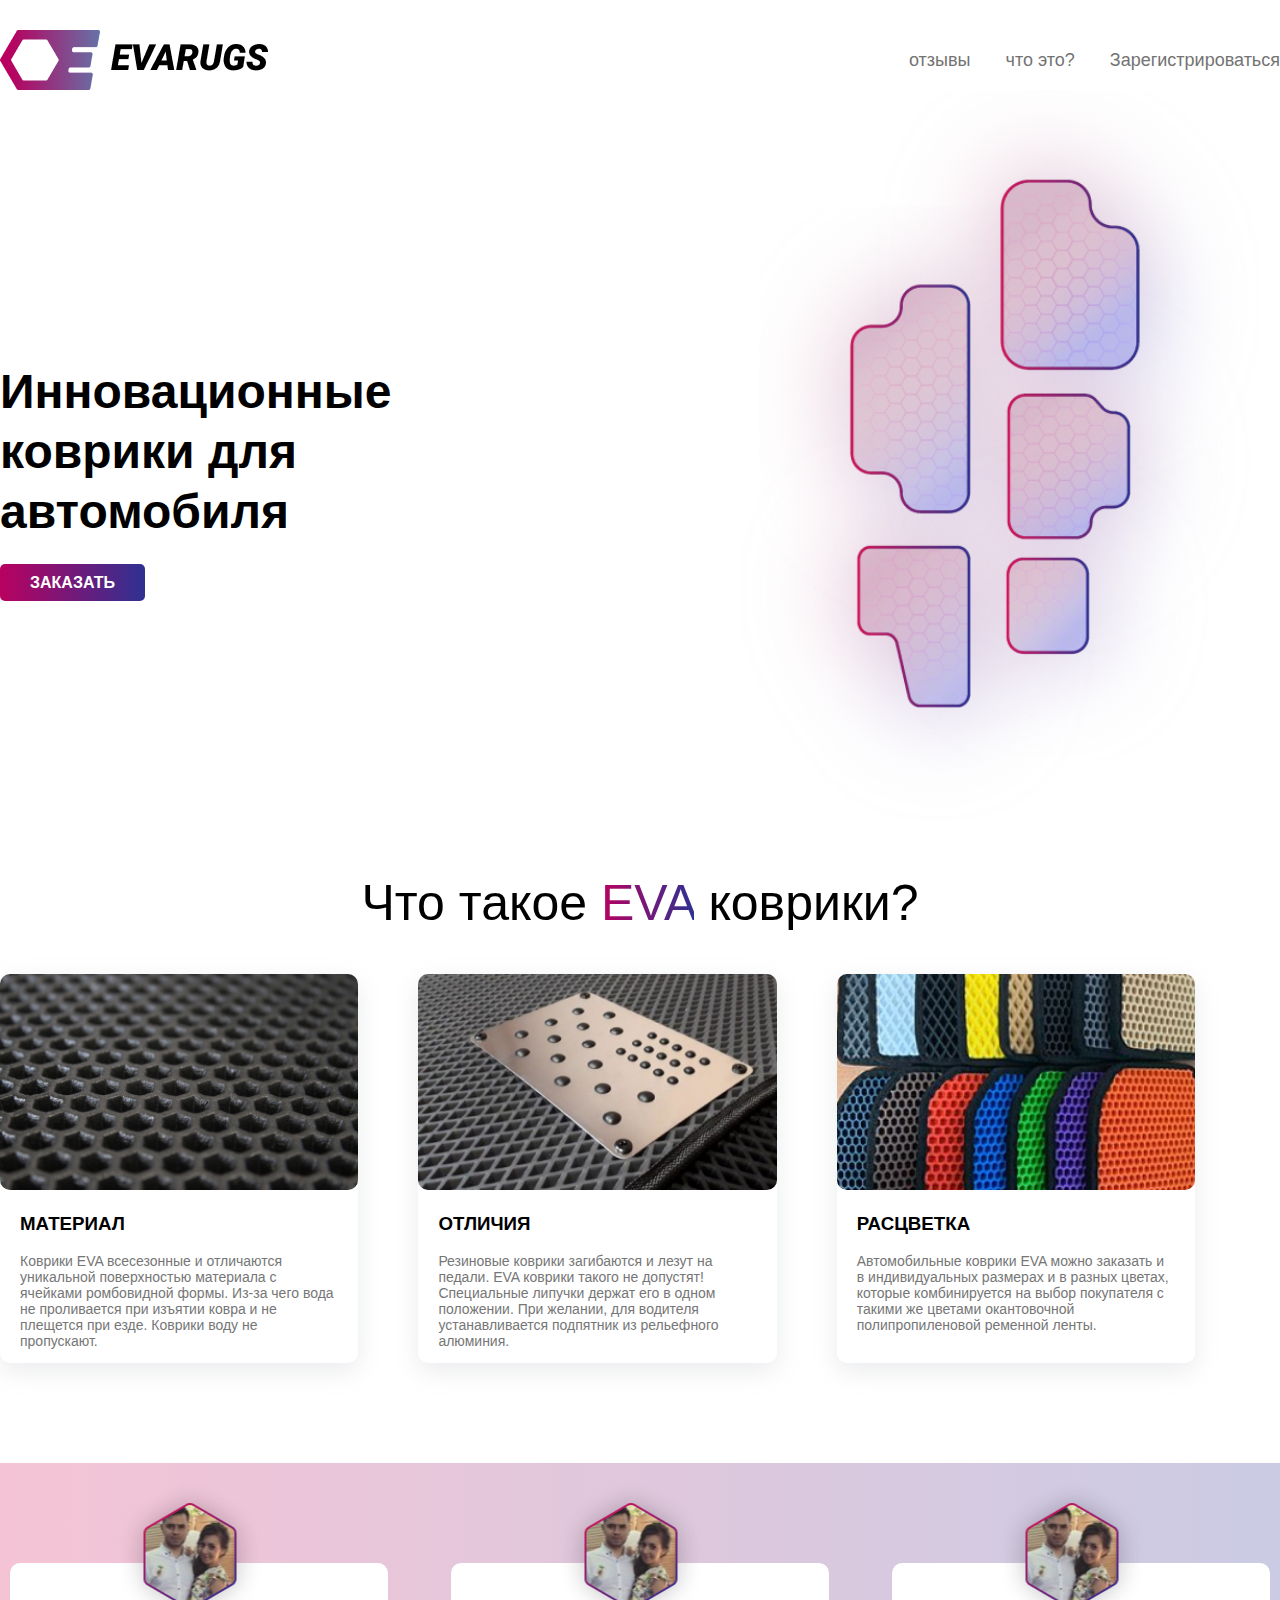
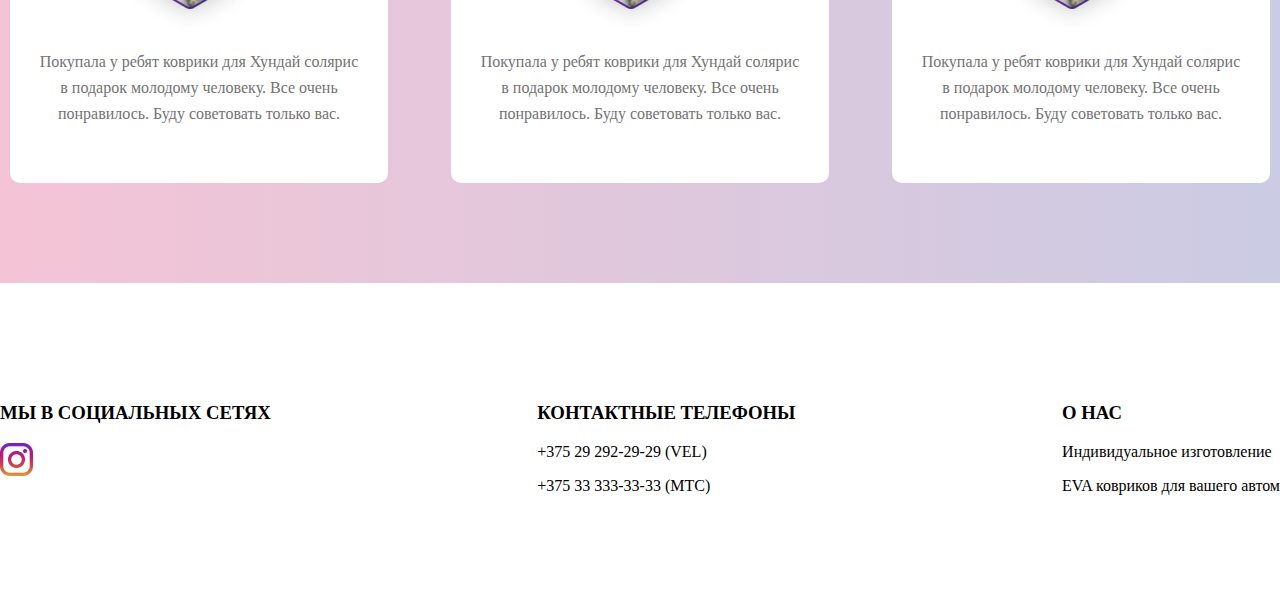
<file: index.html>
<!DOCTYPE html>
<html lang="en">

<head>
    <meta charset="UTF-8">
    <meta http-equiv="X-UA-Compatible" content="IE=edge">
    <meta name="viewport" content="width=device-width, initial-scale=1.0">
    <link rel="stylesheet" href="style.css">
    <title>EVARUGS</title>
</head>

<body>
    <!-- Header -->
    <header>
        <div class="container">
            <img src="./images/logo.png" alt="logo">
            <ul>
                <li><a href="#">отзывы</a></li>
                <li><a href="#">что это?</a></li>
                <li><a href="./pages/register.html">Зарегистрироваться</a></li>
            </ul>
        </div>
    </header>

    <!-- Intro -->
    <section class="intro">
        <div class="container">
            <div class="box">
                <h1>Инновационные коврики для автомобиля</h1>
                <a href="#">ЗАКАЗАТЬ</a>
            </div>
            <img src="./images/intro.png" alt="intro">
        </div>
    </section>

    <!-- Material -->
    <section class="materials">
        <div class="container">
            <h2>Что такое <span>EVA</span> коврики?</h2>
            <div class="boxes">
                <div class="material">
                    <img src="./images/МАТЕРИАЛ.jpg" alt="material">
                    <h3>МАТЕРИАЛ</h3>
                    <p>
                        Коврики EVA всесезонные и отличаются уникальной поверхностью материала с ячейками ромбовидной
                        формы. Из-за чего вода не проливается при изъятии ковра и не плещется при езде. Коврики воду не
                        пропускают.
                    </p>
                </div>
                <div class="material">
                    <img src="./images/ОТЛИЧИЯ.jpg" alt="ОТЛИЧИЯ">
                    <h3>ОТЛИЧИЯ</h3>
                    <p>
                        Резиновые коврики загибаются и лезут на педали. EVA коврики такого не допустят! Специальные
                        липучки держат его в одном положении. При желании, для водителя устанавливается подпятник из
                        рельефного алюминия.
                    </p>
                </div>
                <div class="material">
                    <img src="./images/РАСЦВЕТКА.jpg" alt="РАСЦВЕТКА">
                    <h3>РАСЦВЕТКА</h3>
                    <p>
                        Автомобильные коврики EVA можно заказать и в индивидуальных размерах и в разных цветах, которые
                        комбинируется на выбор покупателя с такими же цветами окантовочной полипропиленовой ременной
                        ленты.
                    </p>
                </div>
            </div>
        </div>
    </section>

    <!-- Comments -->
    <section class="comments">
        <div class="box">
            <div class="comment">
                <img src="./images/commentator.png" alt="commentator">
                <p>
                    Покупала у ребят коврики для Хундай солярис в подарок молодому человеку. Все очень понравилось. Буду
                    советовать только вас.
                </p>
            </div>
            <div class="comment">
                <img src="./images/commentator.png" alt="commentator">
                <p>
                    Покупала у ребят коврики для Хундай солярис в подарок молодому человеку. Все очень понравилось. Буду
                    советовать только вас.
                </p>
            </div>
            <div class="comment">
                <img src="./images/commentator.png" alt="commentator">
                <p>
                    Покупала у ребят коврики для Хундай солярис в подарок молодому человеку. Все очень понравилось. Буду
                    советовать только вас.
                </p>
            </div>
        </div>
    </section>

    <!-- Footer -->
    <footer>
        <div class="container">
            <div class="boxes">
                <h3>МЫ В СОЦИАЛЬНЫХ СЕТЯХ</h3>
                <img src="./images/instagram.png" alt="instagram">
            </div>
            <div class="boxes">
                <h3>КОНТАКТНЫЕ ТЕЛЕФОНЫ</h3>
                <div class="box">
                    <p>+375 29 292-29-29 (VEL)</p>
                    <p>+375 33 333-33-33 (МТС)</p>
                </div>
            </div>
            <div class="boxes">
                <h3>О НАС</h3>
                <div class="box">
                    <p>Индивидуальное изготовление </p>
                    <p>EVA ковриков для вашего автом</p>
                </div>
            </div>
        </div>
    </footer>
</body>

</html>
</file>
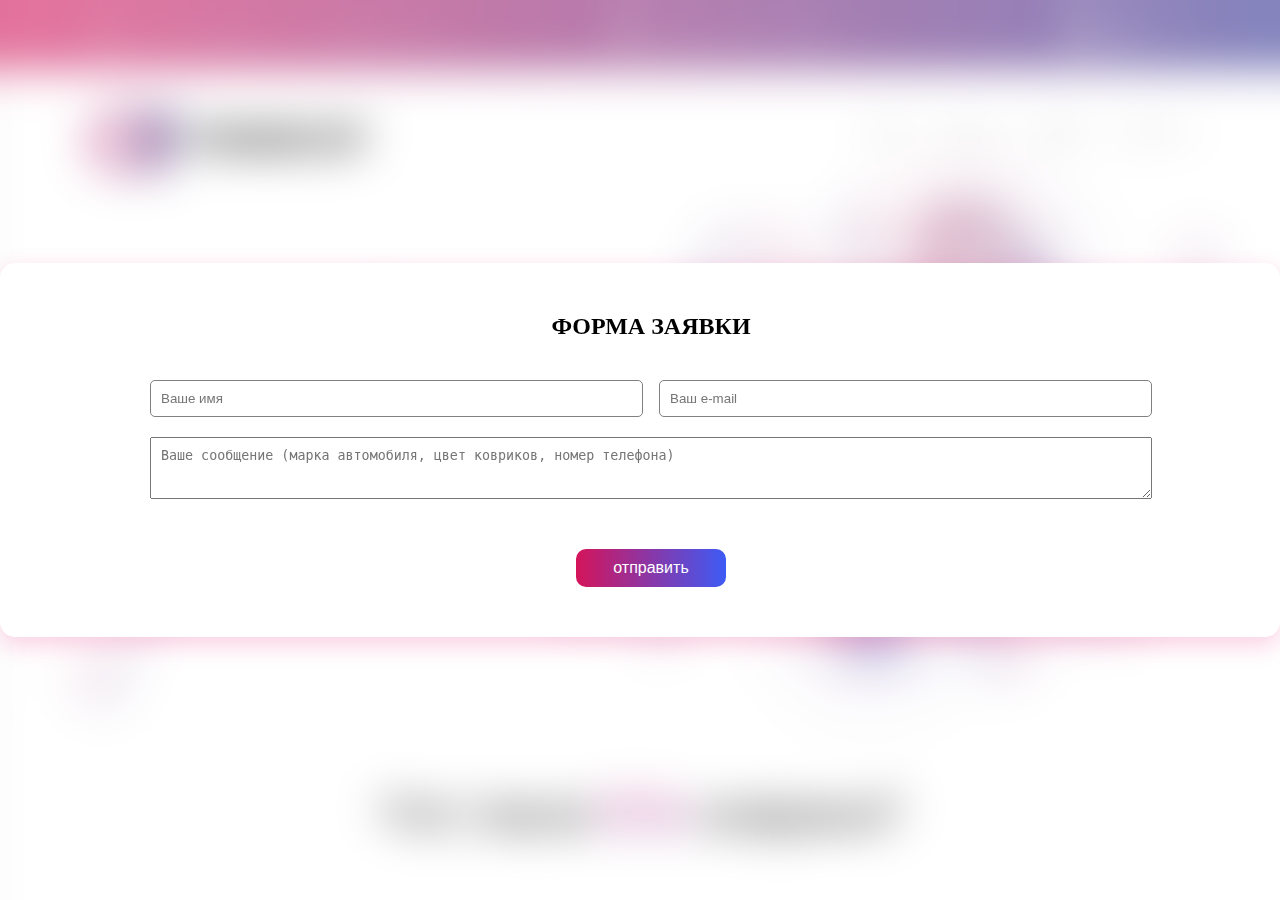
<file: pages/register.html>
<!DOCTYPE html>
<html lang="en">
<head>
    <meta charset="UTF-8">
    <meta name="viewport" content="width=device-width, initial-scale=1.0">
    <link rel="stylesheet" href="../style.css">
    <title>Register</title>
</head>
<body>
    <!-- Register -->
    <section class="register">
        <div class="bg-blur">
            <div class="container">
                <form>
                    <h2>ФОРМА ЗАЯВКИ</h2>
                    <div>
                        <input type="text" placeholder="Ваше имя">
                        <input type="email" placeholder="Ваш e-mail">
                    </div>
                    <textarea placeholder="Ваше сообщение (марка автомобиля, цвет ковриков, номер телефона)"></textarea>
                    <button>отправить</button>
                </form>
            </div>
        </div>
    </section>
</body>
</html>
</file>
<file: style.css>
/* Universal styles */
body {
    margin: 0;
}

ul {
    list-style: none;
    padding-left: 0;
}

a {
    text-decoration: none;
}

.container {
    max-width: 1350px;
    margin: 0 auto;
}

/* Header */
header .container {
    margin-top: 30px;
    display: flex;
    align-items: center;
    justify-content: space-between;
}

header ul {
    display: flex;
    gap: 35px;
}

header a {
    color: #737373;
    font-weight: 300;
    font-size: 18px;
    line-height: 22px;
    font-family: "Roboto", sans-serif;
}

header a:hover {
    background: linear-gradient(to right, #B90160, #2E3192);
    background-clip: text;
    color: transparent;
    display: block;
    transform: scale(1.1);
}

/* Intro */
.intro .container {
    display: flex;
    justify-content: space-between;
    align-items: center;
}

.intro img {
    width: 45%;
}

.intro .box {
    width: 45%;
}

.intro h1 {
    font-size: 48px;
    font-weight: 600;
    line-height: 60px;
    font-family: "Roboto", sans-serif;
}

.intro a {
    background: linear-gradient(to right, #B90160, #2E3192);
    padding: 10px 30px;
    border-radius: 5px;
    color: white;
    font-family: "Roboto", sans-serif;
    font-weight: 700;
}

/* Material */
.materials .boxes {
    display: flex;
    gap: 60px;
}

.materials .material {
    width: 28%;
    box-shadow: rgba(149, 157, 165, 0.2) 0px 8px 24px;
    border-radius: 10px;
}

.materials img {
    width: 100%;
    border-radius: 10px;
}

.materials h3,
.materials p {
    padding: 0 20px;
    font-family: "Roboto", sans-serif;
}

.materials p {
    color: #767676;
    font-size: 14px;
}

.materials h2 {
    text-align: center;
    font-family: "Roboto", sans-serif;
    font-size: 50px;
    font-weight: 400;
    line-height: 60px;
}

.materials h2 span {
    background: linear-gradient(to right, #B90160, #2E3192);
    background-clip: text;
    color: transparent;
}

/* Comments */
.comments {
    margin-top: 100px;
    background: linear-gradient(to right, #D4145A40, #2E319240);
    padding: 100px 10px;
}

.comments .box {
    display: flex;
    justify-content: space-between;
}

.comments .comment {
    width: 30%;
    background-color: white;
    border-radius: 10px;
    position: relative;
    padding: 70px 25px;
    padding-bottom: 40px;
    box-sizing: border-box;
}

.comments img {
    position: absolute;
    left: 47.5%;
    top: -90px;
    transform: translateX(-50%);
}

.comments p {
    text-align: center;
    color: #737373;
    line-height: 26px;
}

/* Footer */
footer {
    margin-top: 100px;
    padding-bottom: 100px;
}

footer .container {
    display: flex;
    justify-content: space-between;
}

/* Register styles */
.register {
    background-image: url("./images/register-bg.png");
    background-repeat: no-repeat;
    background-position: center;
    background-size: cover;
}

.register .container {
    display: flex;
    align-items: center;
    justify-content: center;
    height: 100vh;
}

.register .bg-blur {
    backdrop-filter: blur(10px);
}

.register form {
    display: flex;
    flex-direction: column;
    flex-wrap: wrap;
    width: 80%;
    text-align: center;
    padding: 50px 150px;
    background-color: white;
    border-radius: 15px;
    box-shadow: 0px 8px 24px 0px rgba(229, 16, 112, 0.2);
}

.register h2 {
    margin-top: 0;
    margin-bottom: 40px;
}

.register form div {
    display: flex;
    justify-content: space-between;
    align-items: start;
}

.register input {
    width: 47%;
    padding: 10px;
    border: 1px solid gray;
    border-radius: 5px;
}

.register textarea {
    width: 100%;
    padding: 10px;
    height: 40px;
    margin: 20px 0;
}

.register button {
    width: 150px;
    margin: 0 auto;
    padding: 10px;
    background: linear-gradient(to right, #D4145A, #3D5BF5);
    color: white;
    font-size: 16px;
    border: none;
    border-radius: 10px;
    margin-top: 30px;
}

.register button:hover {
    cursor: pointer;
    background: linear-gradient(to left, #D4145A, #3D5BF5);
    transform: scale(1.05);
}

/* Tablet Responsive */
@media (max-width: 1199px){
    header .container {
        padding: 0 30px;
    }

    header ul {
        display: none;
    }

    header img {
        width: 300px;
        margin-top: 50px;
    }

    .intro .container {
        padding:  0 30px;
    }

    .materials .container {
        padding:  0 30px;
    }

    .materials .boxes {
        flex-wrap: wrap;
        justify-content: center;
    }

    .materials .material {
        width: 60%;
    }

    .materials img {
        height: 200px;
    }

    .materials h3 {
        margin: 20px 0;
        font-size: 30px;
    }

    .comments .box {
        flex-wrap: wrap;
        justify-content: center;
        gap: 100px;
    }

    .comments .comment {
        width: 60%;
    }

    .comments img {
        margin: 0 auto;
        margin-left: 20px;
    }

    footer {
        padding:  0 30px;
    }

    footer .container {
        padding-bottom: 50px;
    }

    .register form div {
        display: flex;
        flex-direction: column;
        gap: 15px;
    }

    .register input {
        width: 96%;
    }

    .register .container {
        padding: 0 20px;
    }
}

/* Mobile Responsive */
@media (max-width: 767px){
    header .container {
        padding: 0;
        justify-content: center;
    }
    
    .intro {
        padding: 50px 0;
        background-image: url("./images/intro-bg.png");
        background-repeat: no-repeat;
        background-size: cover;
    }

    .intro .container {
        padding: 0;
        justify-content: center;
        text-align: center;
    }

    .intro h1 {
        line-height: 30px;
        font-size: 30px;
    }

    .intro img {
        display: none;
    }

    footer .container {
        flex-wrap: wrap;
        justify-content: center;
        text-align: center;
    }

    footer .boxes {
        width: 60%;
    }

    .register h2 {
        font-size: 23px;
    }

    .register .container {
        padding: 0 10px;
    }

    
}
</file>
